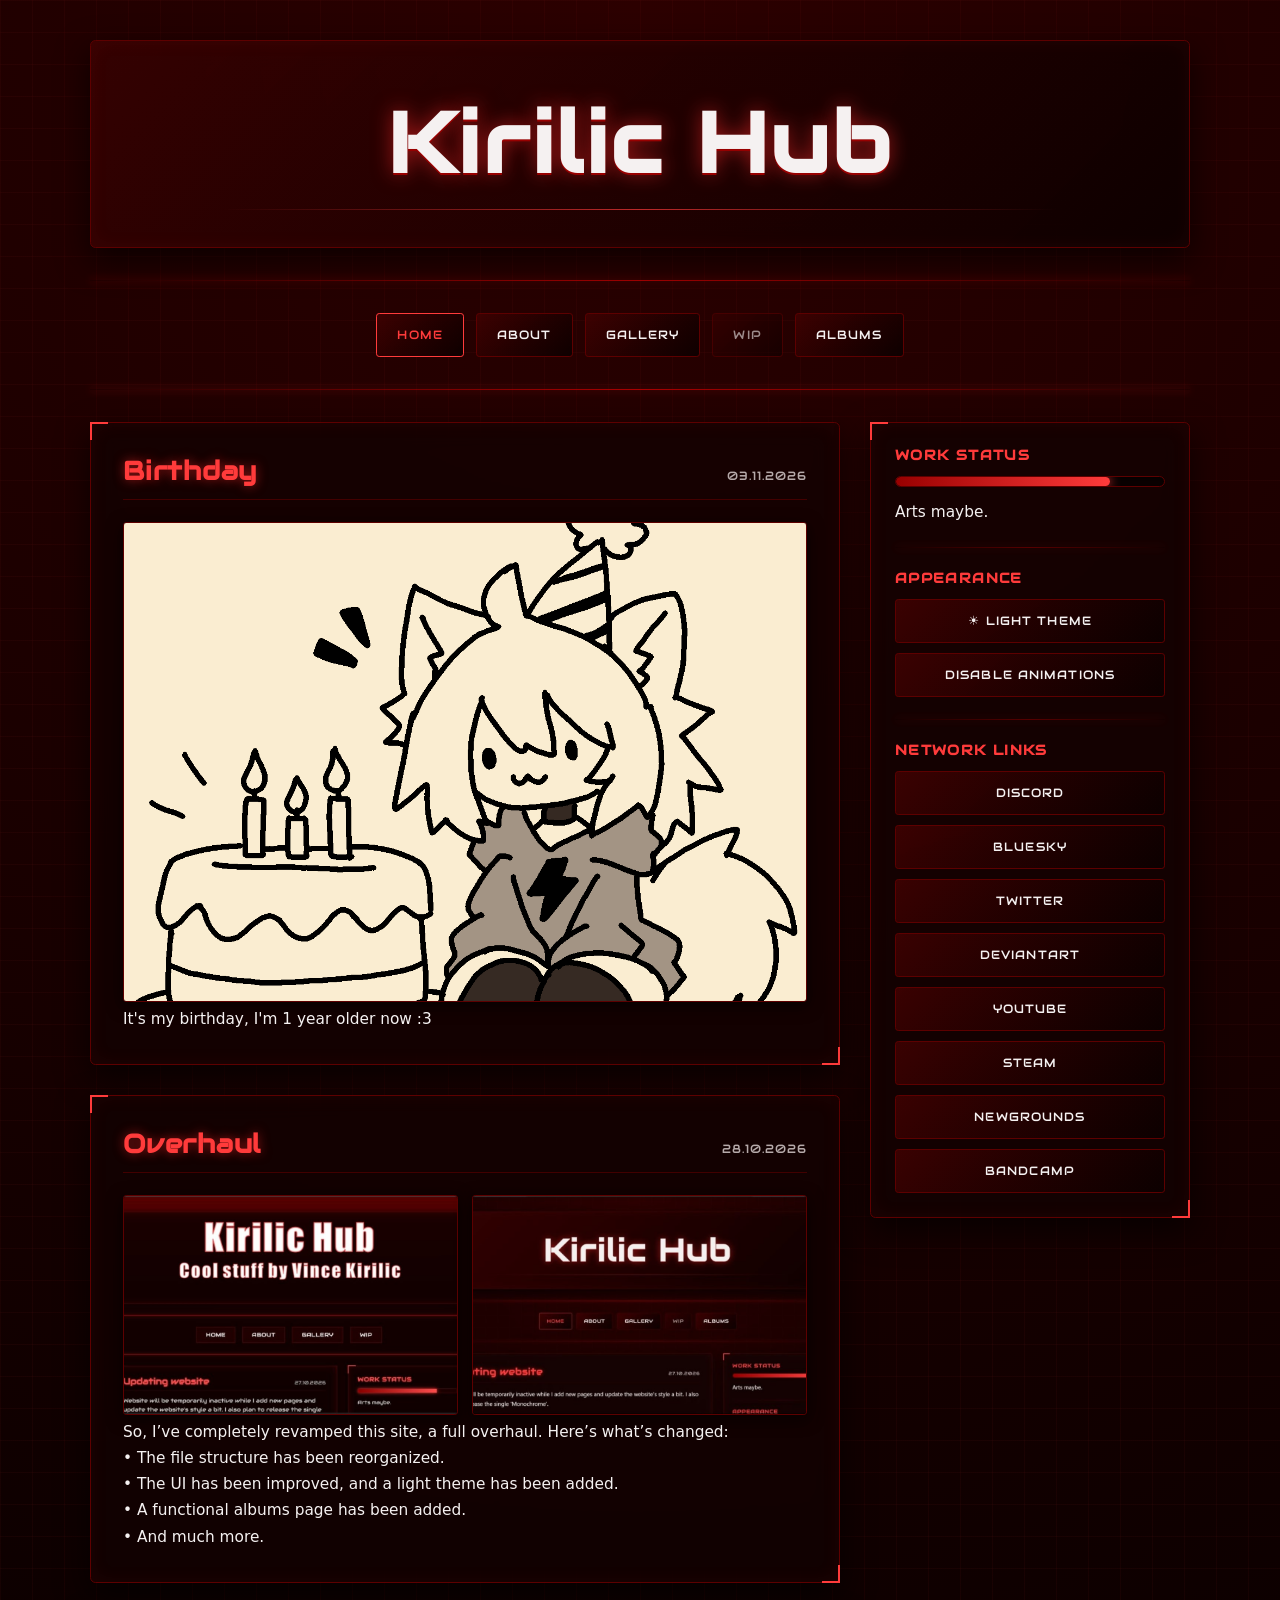
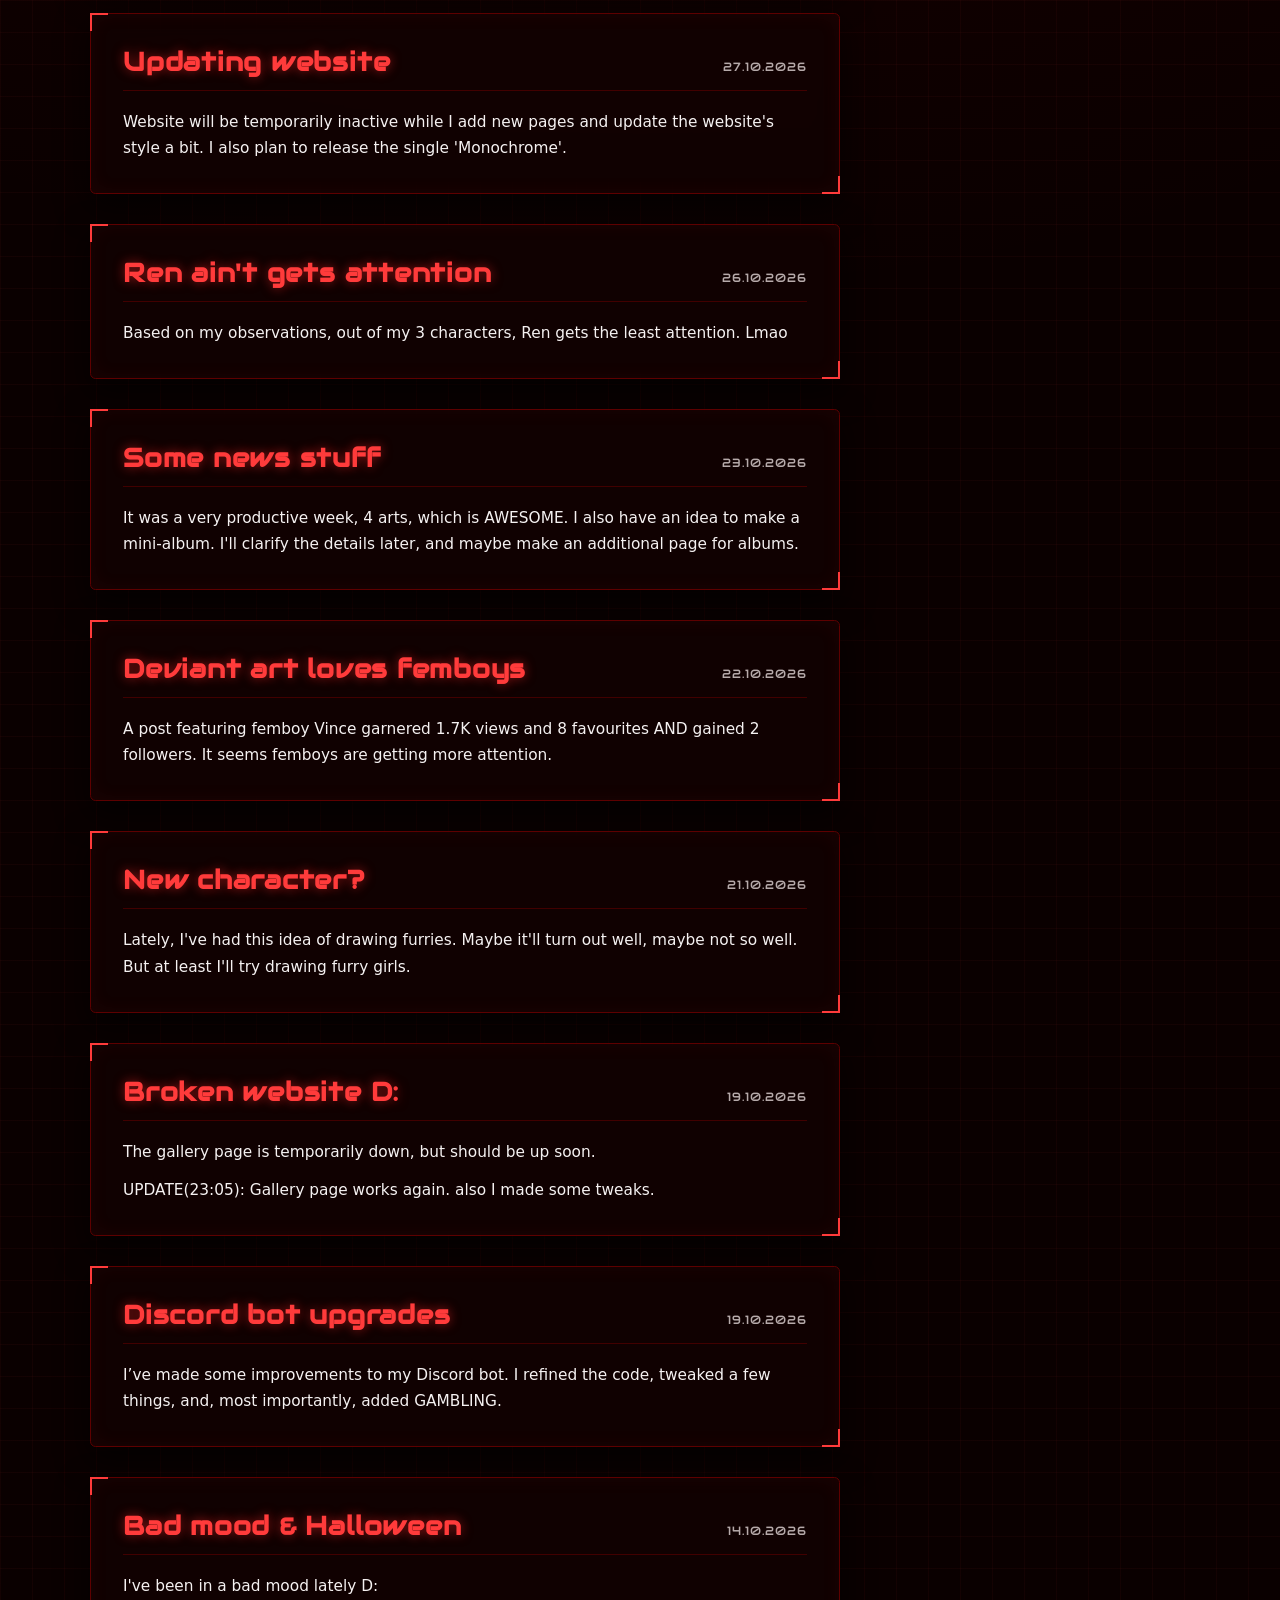
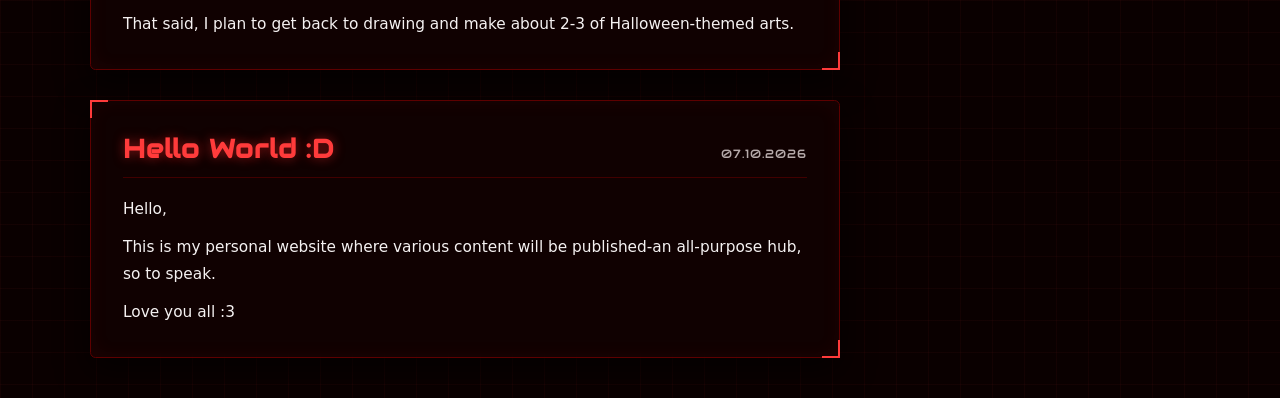
<file: index.html>
<!doctype html>
<html lang="en">
<head>
    <meta charset="utf-8">
    <meta name="viewport" content="width=device-width, initial-scale=1">
    <meta name="theme-color" content="#0a0000">
    <title>Kirilic Hub — Home</title>
    <link rel="icon" href="assets/favicon.png">
    <link rel="stylesheet" href="style.css">
    <script src="app.js" defer></script>
</head>
<body>
    <div class="wrapper">
        <header class="header-banner glass-box" aria-label="Kirilic Hub"><h1 class="site-logo">Kirilic Hub</h1></header>

        <hr class="divider">

        <nav class="nav-buttons" aria-label="Main navigation">
            <a class="cool-button" href="index.html" aria-current="page">Home</a>
            <a class="cool-button" href="about.html">About</a>
            <a class="cool-button" href="gallery.html">Gallery</a>
            <button class="cool-button" type="button" disabled title="Work in progress">WIP</button>
            <a class="cool-button" href="albums.html">Albums</a>
        </nav>

        <hr class="divider">

        <div class="main-layout">
            <main id="posts-container" class="posts-section" data-feed data-source="posts.json" data-label="posts" data-image-alt="Post attachment" aria-live="polite">
                <p class="empty-state">Loading posts…</p>
            </main>

            <aside class="sidebar glass-box tech-corners">
                <section class="sidebar-block" aria-labelledby="work-status">
                    <h2 id="work-status" class="sidebar-title">Work status</h2>
                    <div class="progress-wrapper" role="progressbar" aria-label="Work status" aria-valuemin="0" aria-valuemax="100" aria-valuenow="80">
                        <div class="progress-bar" style="--progress: 80%"></div>
                    </div>
                    <p class="status-text">Arts maybe.</p>
                </section>

                <hr class="divider sidebar-divider">

                <section class="sidebar-block" aria-labelledby="appearance-settings">
                    <h2 id="appearance-settings" class="sidebar-title">Appearance</h2>
                    <div class="sidebar-actions">
                        <button id="theme-toggle" class="theme-toggle" type="button" aria-pressed="false">☀ Light theme</button>
                        <button id="motion-toggle" class="theme-toggle" type="button" aria-pressed="false">Disable animations</button>
                    </div>
                </section>

                <hr class="divider sidebar-divider">

                <section class="sidebar-block" aria-labelledby="network-links">
                    <h2 id="network-links" class="sidebar-title">Network links</h2>
                    <div class="social-links">
                        <a class="cool-button social-btn" href="https://discord.gg/7M9jGAKZu" target="_blank" rel="noopener noreferrer">Discord</a>
                        <a class="cool-button social-btn" href="https://bsky.app/profile/vincekirilic.bsky.social" target="_blank" rel="noopener noreferrer">BlueSky</a>
                        <a class="cool-button social-btn" href="https://x.com/VinceKirilic" target="_blank" rel="noopener noreferrer">Twitter</a>
                        <a class="cool-button social-btn" href="https://www.deviantart.com/vincekirilic" target="_blank" rel="noopener noreferrer">DeviantArt</a>
                        <a class="cool-button social-btn" href="https://www.youtube.com/@VinceKirilic" target="_blank" rel="noopener noreferrer">YouTube</a>
                        <a class="cool-button social-btn" href="https://steamcommunity.com/id/VinceKirilic/" target="_blank" rel="noopener noreferrer">Steam</a>
                        <a class="cool-button social-btn" href="https://vincekirilic.newgrounds.com/" target="_blank" rel="noopener noreferrer">Newgrounds</a>
                        <a class="cool-button social-btn" href="https://vincekirilic.bandcamp.com/" target="_blank" rel="noopener noreferrer">BandCamp</a>
                    </div>
                </section>
            </aside>
        </div>
    </div>

    <div id="image-modal" class="image-modal" role="dialog" aria-modal="true" aria-label="Image preview" aria-hidden="true">
        <button class="modal-close" type="button" data-modal-close aria-label="Close image preview">×</button>
        <img class="modal-content" alt="">
    </div>
</body>
</html>
</file>
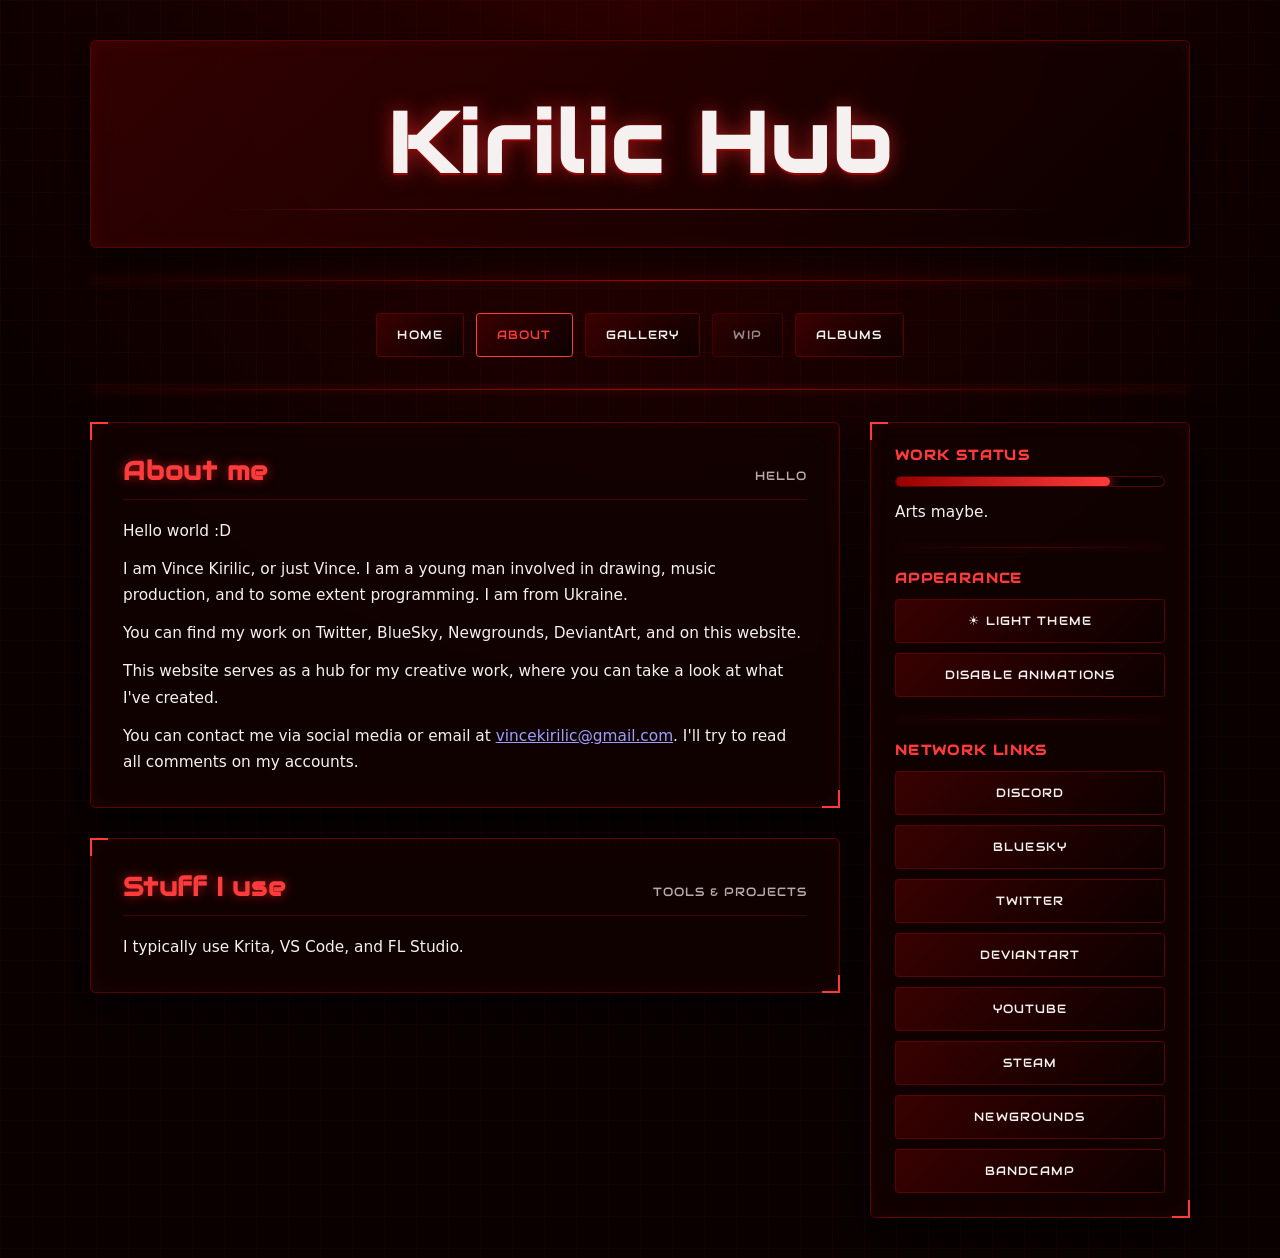
<file: about.html>
<!doctype html>
<html lang="en">
<head>
    <meta charset="utf-8">
    <meta name="viewport" content="width=device-width, initial-scale=1">
    <meta name="theme-color" content="#0a0000">
    <title>Kirilic Hub — About</title>
    <link rel="icon" href="assets/favicon.png">
    <link rel="stylesheet" href="style.css">
    <script src="app.js" defer></script>
</head>
<body>
    <div class="wrapper">
        <header class="header-banner glass-box" aria-label="Kirilic Hub"><h1 class="site-logo">Kirilic Hub</h1></header>
        <hr class="divider">
        <nav class="nav-buttons" aria-label="Main navigation">
            <a class="cool-button" href="index.html">Home</a>
            <a class="cool-button" href="about.html" aria-current="page">About</a>
            <a class="cool-button" href="gallery.html">Gallery</a>
            <button class="cool-button" type="button" disabled title="Work in progress">WIP</button>
            <a class="cool-button" href="albums.html">Albums</a>
        </nav>
        <hr class="divider">

        <div class="main-layout">
            <main class="posts-section">
                <article class="post glass-box tech-corners">
                    <header class="post-header"><h1 class="post-title">About me</h1><span class="post-date">Hello</span></header>
                    <div class="post-content">
                        <p>Hello world :D</p>
                        <p>I am Vince Kirilic, or just Vince. I am a young man involved in drawing, music production, and to some extent programming. I am from Ukraine.</p>
                        <p>You can find my work on Twitter, BlueSky, Newgrounds, DeviantArt, and on this website.</p>
                        <p>This website serves as a hub for my creative work, where you can take a look at what I've created.</p>
                        <p>You can contact me via social media or email at <a href="mailto:vincekirilic@gmail.com">vincekirilic@gmail.com</a>. I'll try to read all comments on my accounts.</p>
                    </div>
                </article>
                <article class="post glass-box tech-corners">
                    <header class="post-header"><h2 class="post-title">Stuff I use</h2><span class="post-date">Tools &amp; projects</span></header>
                    <div class="post-content"><p>I typically use Krita, VS Code, and FL Studio.</p></div>
                </article>
            </main>

            <aside class="sidebar glass-box tech-corners">
                <section class="sidebar-block" aria-labelledby="work-status"><h2 id="work-status" class="sidebar-title">Work status</h2><div class="progress-wrapper" role="progressbar" aria-label="Work status" aria-valuemin="0" aria-valuemax="100" aria-valuenow="0"><div class="progress-bar" style="--progress: 80%"></div></div><p class="status-text">Arts maybe.</p></section>
                <hr class="divider sidebar-divider">
                <section class="sidebar-block" aria-labelledby="appearance-settings"><h2 id="appearance-settings" class="sidebar-title">Appearance</h2><div class="sidebar-actions"><button id="theme-toggle" class="theme-toggle" type="button" aria-pressed="false">☀ Light theme</button><button id="motion-toggle" class="theme-toggle" type="button" aria-pressed="false">Disable animations</button></div></section>
                <hr class="divider sidebar-divider">
                <section class="sidebar-block" aria-labelledby="network-links"><h2 id="network-links" class="sidebar-title">Network links</h2><div class="social-links">
                    <a class="cool-button social-btn" href="https://discord.gg/7M9jGAKZu" target="_blank" rel="noopener noreferrer">Discord</a>
                    <a class="cool-button social-btn" href="https://bsky.app/profile/vincekirilic.bsky.social" target="_blank" rel="noopener noreferrer">BlueSky</a>
                    <a class="cool-button social-btn" href="https://x.com/VinceKirilic" target="_blank" rel="noopener noreferrer">Twitter</a>
                    <a class="cool-button social-btn" href="https://www.deviantart.com/vincekirilic" target="_blank" rel="noopener noreferrer">DeviantArt</a>
                    <a class="cool-button social-btn" href="https://www.youtube.com/@VinceKirilic" target="_blank" rel="noopener noreferrer">YouTube</a>
                    <a class="cool-button social-btn" href="https://steamcommunity.com/id/VinceKirilic/" target="_blank" rel="noopener noreferrer">Steam</a>
                    <a class="cool-button social-btn" href="https://vincekirilic.newgrounds.com/" target="_blank" rel="noopener noreferrer">Newgrounds</a>
                    <a class="cool-button social-btn" href="https://vincekirilic.bandcamp.com/" target="_blank" rel="noopener noreferrer">BandCamp</a>
                </div></section>
            </aside>
        </div>
    </div>
</body>
</html>
</file>
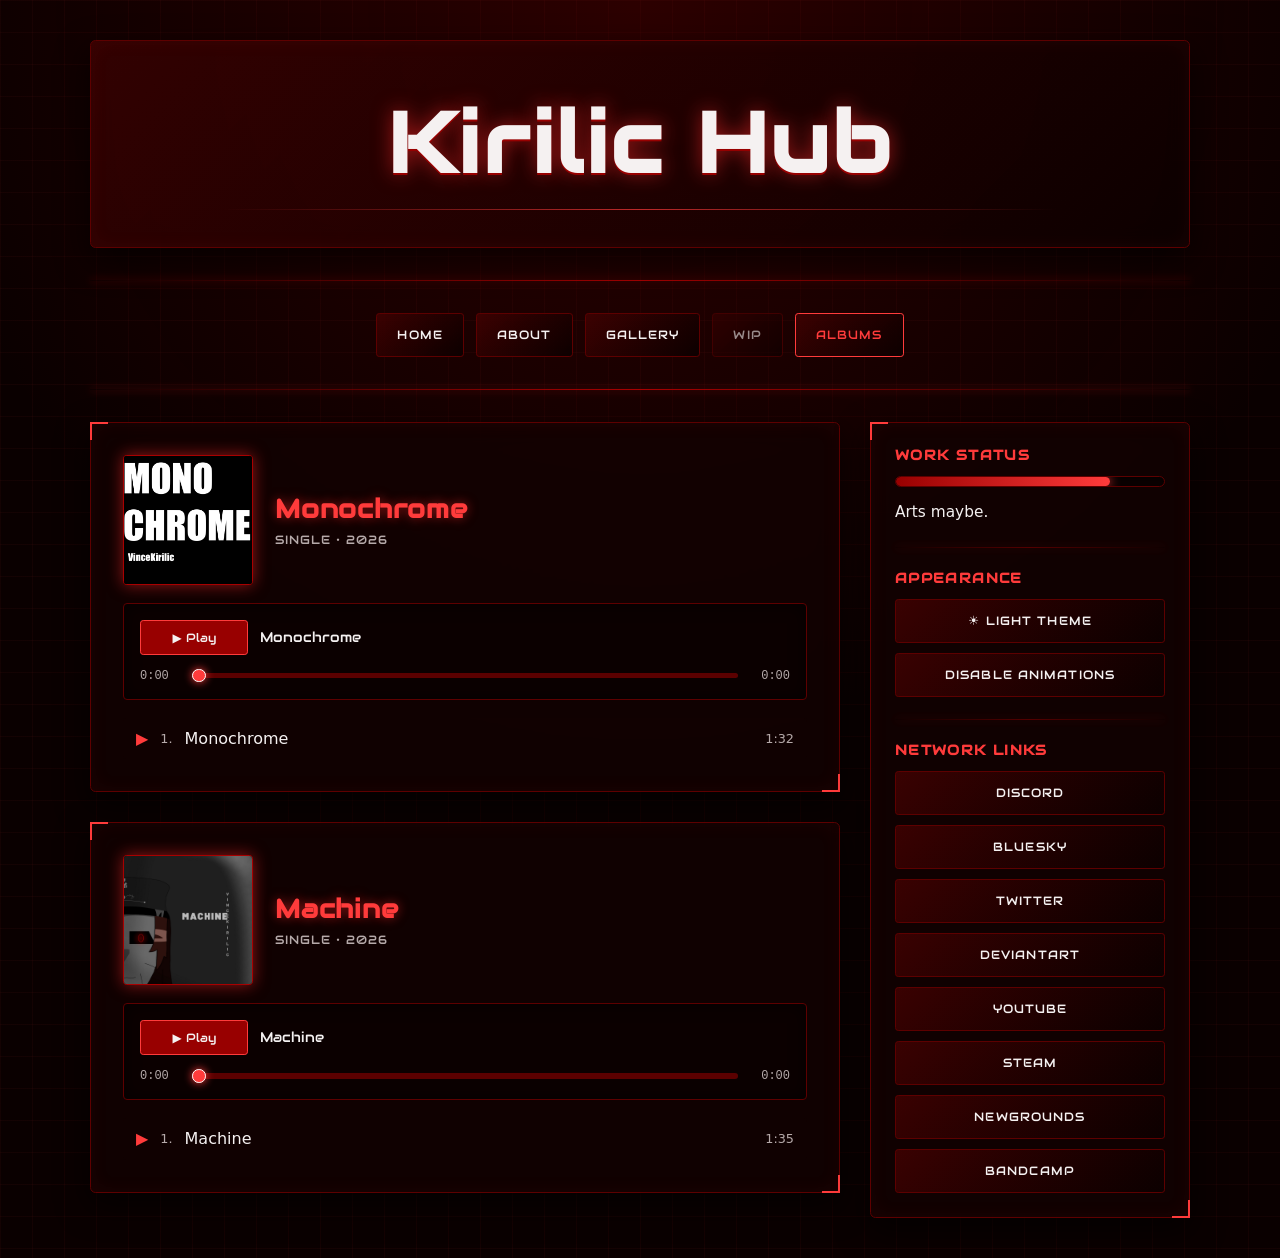
<file: albums.html>
<!doctype html>
<html lang="en">
<head>
    <meta charset="utf-8">
    <meta name="viewport" content="width=device-width, initial-scale=1">
    <meta name="theme-color" content="#0a0000">
    <title>Kirilic Hub — Albums</title>
    <link rel="icon" href="assets/favicon.png">
    <link rel="stylesheet" href="style.css">
    <script src="app.js" defer></script>
</head>
<body>
    <div class="wrapper">
        <header class="header-banner glass-box" aria-label="Kirilic Hub"><h1 class="site-logo">Kirilic Hub</h1></header>
        <hr class="divider">
        <nav class="nav-buttons" aria-label="Main navigation">
            <a class="cool-button" href="index.html">Home</a>
            <a class="cool-button" href="about.html">About</a>
            <a class="cool-button" href="gallery.html">Gallery</a>
            <button class="cool-button" type="button" disabled title="Work in progress">WIP</button>
            <a class="cool-button" href="albums.html" aria-current="page">Albums</a>
        </nav>
        <hr class="divider">
        <div class="main-layout">
            <main id="albums-container" class="posts-section" data-albums data-source="albums.json" aria-live="polite"><p class="empty-state">Loading discography…</p></main>
            <aside class="sidebar glass-box tech-corners">
                <section class="sidebar-block" aria-labelledby="work-status"><h2 id="work-status" class="sidebar-title">Work status</h2><div class="progress-wrapper" role="progressbar" aria-label="Work status" aria-valuemin="0" aria-valuemax="100" aria-valuenow="80"><div class="progress-bar" style="--progress: 80%"></div></div><p class="status-text">Arts maybe.</p></section>
                <hr class="divider sidebar-divider">
                <section class="sidebar-block" aria-labelledby="appearance-settings"><h2 id="appearance-settings" class="sidebar-title">Appearance</h2><div class="sidebar-actions"><button id="theme-toggle" class="theme-toggle" type="button" aria-pressed="false">☀ Light theme</button><button id="motion-toggle" class="theme-toggle" type="button" aria-pressed="false">Disable animations</button></div></section>
                <hr class="divider sidebar-divider">
                <section class="sidebar-block" aria-labelledby="network-links"><h2 id="network-links" class="sidebar-title">Network links</h2><div class="social-links">
                    <a class="cool-button social-btn" href="https://discord.gg/7M9jGAKZu" target="_blank" rel="noopener noreferrer">Discord</a>
                    <a class="cool-button social-btn" href="https://bsky.app/profile/vincekirilic.bsky.social" target="_blank" rel="noopener noreferrer">BlueSky</a>
                    <a class="cool-button social-btn" href="https://x.com/VinceKirilic" target="_blank" rel="noopener noreferrer">Twitter</a>
                    <a class="cool-button social-btn" href="https://www.deviantart.com/vincekirilic" target="_blank" rel="noopener noreferrer">DeviantArt</a>
                    <a class="cool-button social-btn" href="https://www.youtube.com/@VinceKirilic" target="_blank" rel="noopener noreferrer">YouTube</a>
                    <a class="cool-button social-btn" href="https://steamcommunity.com/id/VinceKirilic/" target="_blank" rel="noopener noreferrer">Steam</a>
                    <a class="cool-button social-btn" href="https://vincekirilic.newgrounds.com/" target="_blank" rel="noopener noreferrer">Newgrounds</a>
                    <a class="cool-button social-btn" href="https://vincekirilic.bandcamp.com/" target="_blank" rel="noopener noreferrer">BandCamp</a>
                </div></section>
            </aside>
        </div>
    </div>
</body>
</html>
</file>
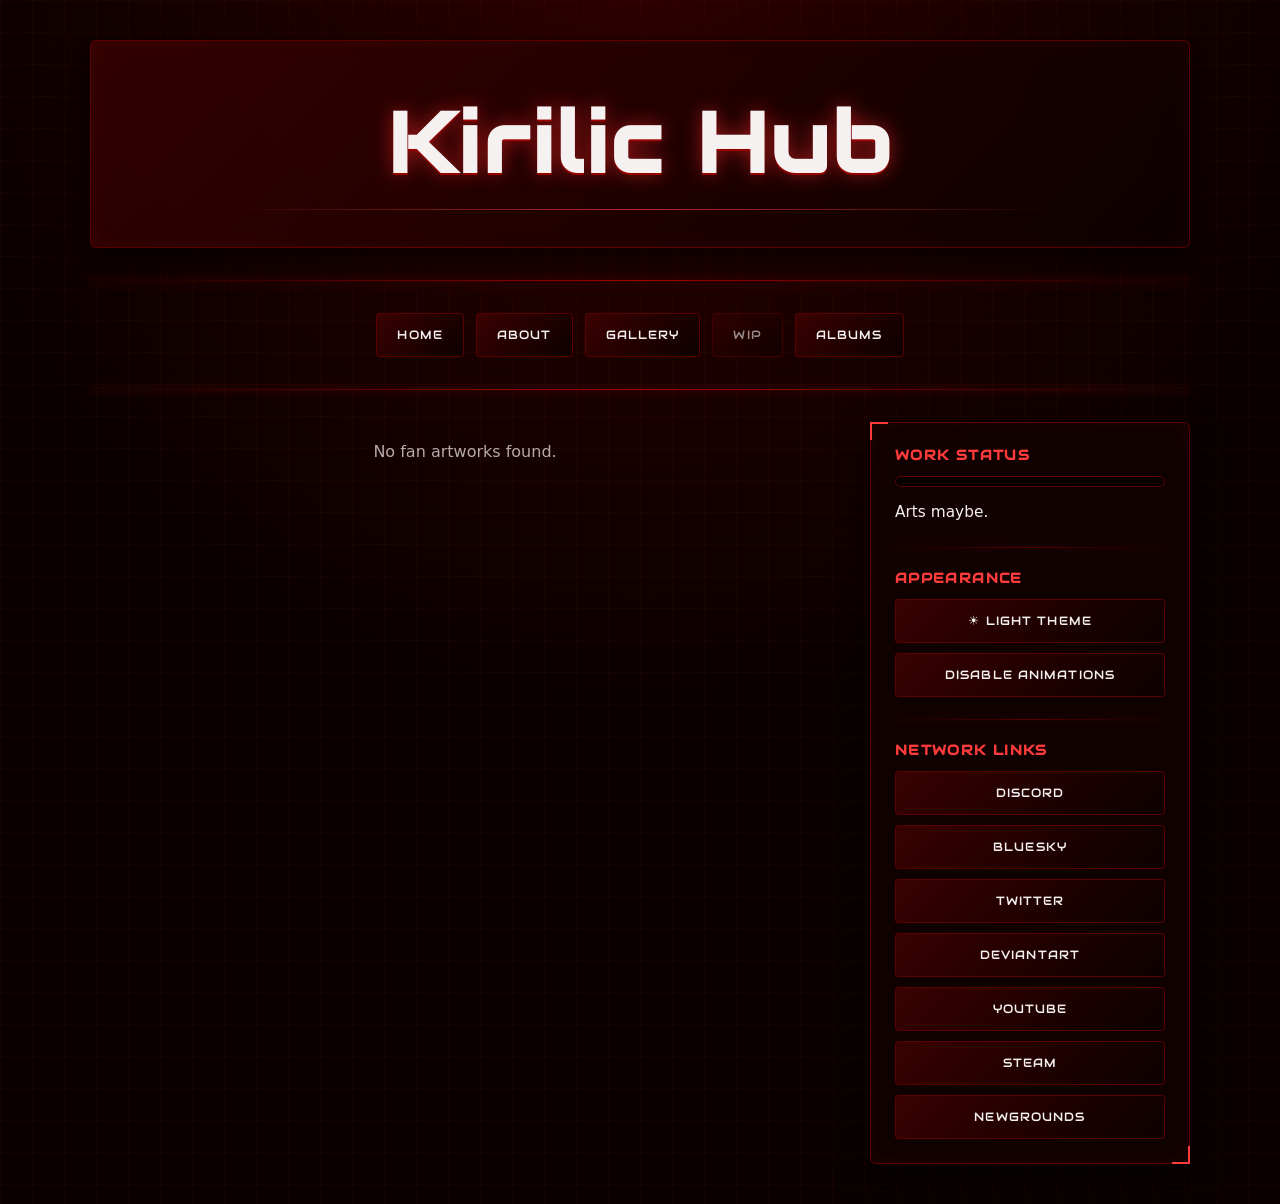
<file: fanart.html>
<!doctype html>
<html lang="en">
<head>
    <meta charset="utf-8">
    <meta name="viewport" content="width=device-width, initial-scale=1">
    <meta name="theme-color" content="#0a0000">
    <title>Kirilic Hub — Fan Art</title>
    <link rel="icon" href="assets/favicon.png">
    <link rel="stylesheet" href="style.css">
    <script src="app.js" defer></script>
</head>
<body>
    <div class="wrapper">
        <header class="header-banner glass-box" aria-label="Kirilic Hub"><h1 class="site-logo">Kirilic Hub</h1></header>
        <hr class="divider">
        <nav class="nav-buttons" aria-label="Main navigation">
            <a class="cool-button" href="index.html">Home</a>
            <a class="cool-button" href="about.html">About</a>
            <a class="cool-button" href="gallery.html">Gallery</a>
            <button class="cool-button" type="button" disabled title="Work in progress">WIP</button>
            <a class="cool-button" href="albums.html">Albums</a>
        </nav>
        <hr class="divider">
        <div class="main-layout">
            <main id="fanart-container" class="posts-section" data-feed data-source="fanart.json" data-label="fan artworks" data-image-alt="Fan art" aria-live="polite"><p class="empty-state">Loading fan art…</p></main>
            <aside class="sidebar glass-box tech-corners">
                <section class="sidebar-block" aria-labelledby="work-status"><h2 id="work-status" class="sidebar-title">Work status</h2><div class="progress-wrapper" role="progressbar" aria-label="Work status" aria-valuemin="0" aria-valuemax="100" aria-valuenow="0"><div class="progress-bar" style="--progress: 0%"></div></div><p class="status-text">Arts maybe.</p></section>
                <hr class="divider sidebar-divider">
                <section class="sidebar-block" aria-labelledby="appearance-settings"><h2 id="appearance-settings" class="sidebar-title">Appearance</h2><div class="sidebar-actions"><button id="theme-toggle" class="theme-toggle" type="button" aria-pressed="false">☀ Light theme</button><button id="motion-toggle" class="theme-toggle" type="button" aria-pressed="false">Disable animations</button></div></section>
                <hr class="divider sidebar-divider">
                <section class="sidebar-block" aria-labelledby="network-links"><h2 id="network-links" class="sidebar-title">Network links</h2><div class="social-links">
                    <a class="cool-button social-btn" href="https://discord.gg/7M9jGAKZu" target="_blank" rel="noopener noreferrer">Discord</a>
                    <a class="cool-button social-btn" href="https://bsky.app/profile/vincekirilic.bsky.social" target="_blank" rel="noopener noreferrer">BlueSky</a>
                    <a class="cool-button social-btn" href="https://x.com/VinceKirilic" target="_blank" rel="noopener noreferrer">Twitter</a>
                    <a class="cool-button social-btn" href="https://www.deviantart.com/vincekirilic" target="_blank" rel="noopener noreferrer">DeviantArt</a>
                    <a class="cool-button social-btn" href="https://www.youtube.com/@VinceKirilic" target="_blank" rel="noopener noreferrer">YouTube</a>
                    <a class="cool-button social-btn" href="https://steamcommunity.com/id/VinceKirilic/" target="_blank" rel="noopener noreferrer">Steam</a>
                    <a class="cool-button social-btn" href="https://vincekirilic.newgrounds.com/" target="_blank" rel="noopener noreferrer">Newgrounds</a>
                </div></section>
            </aside>
        </div>
    </div>
    <div id="image-modal" class="image-modal" role="dialog" aria-modal="true" aria-label="Image preview" aria-hidden="true"><button class="modal-close" type="button" data-modal-close aria-label="Close image preview">×</button><img class="modal-content" alt=""></div>
</body>
</html>
</file>
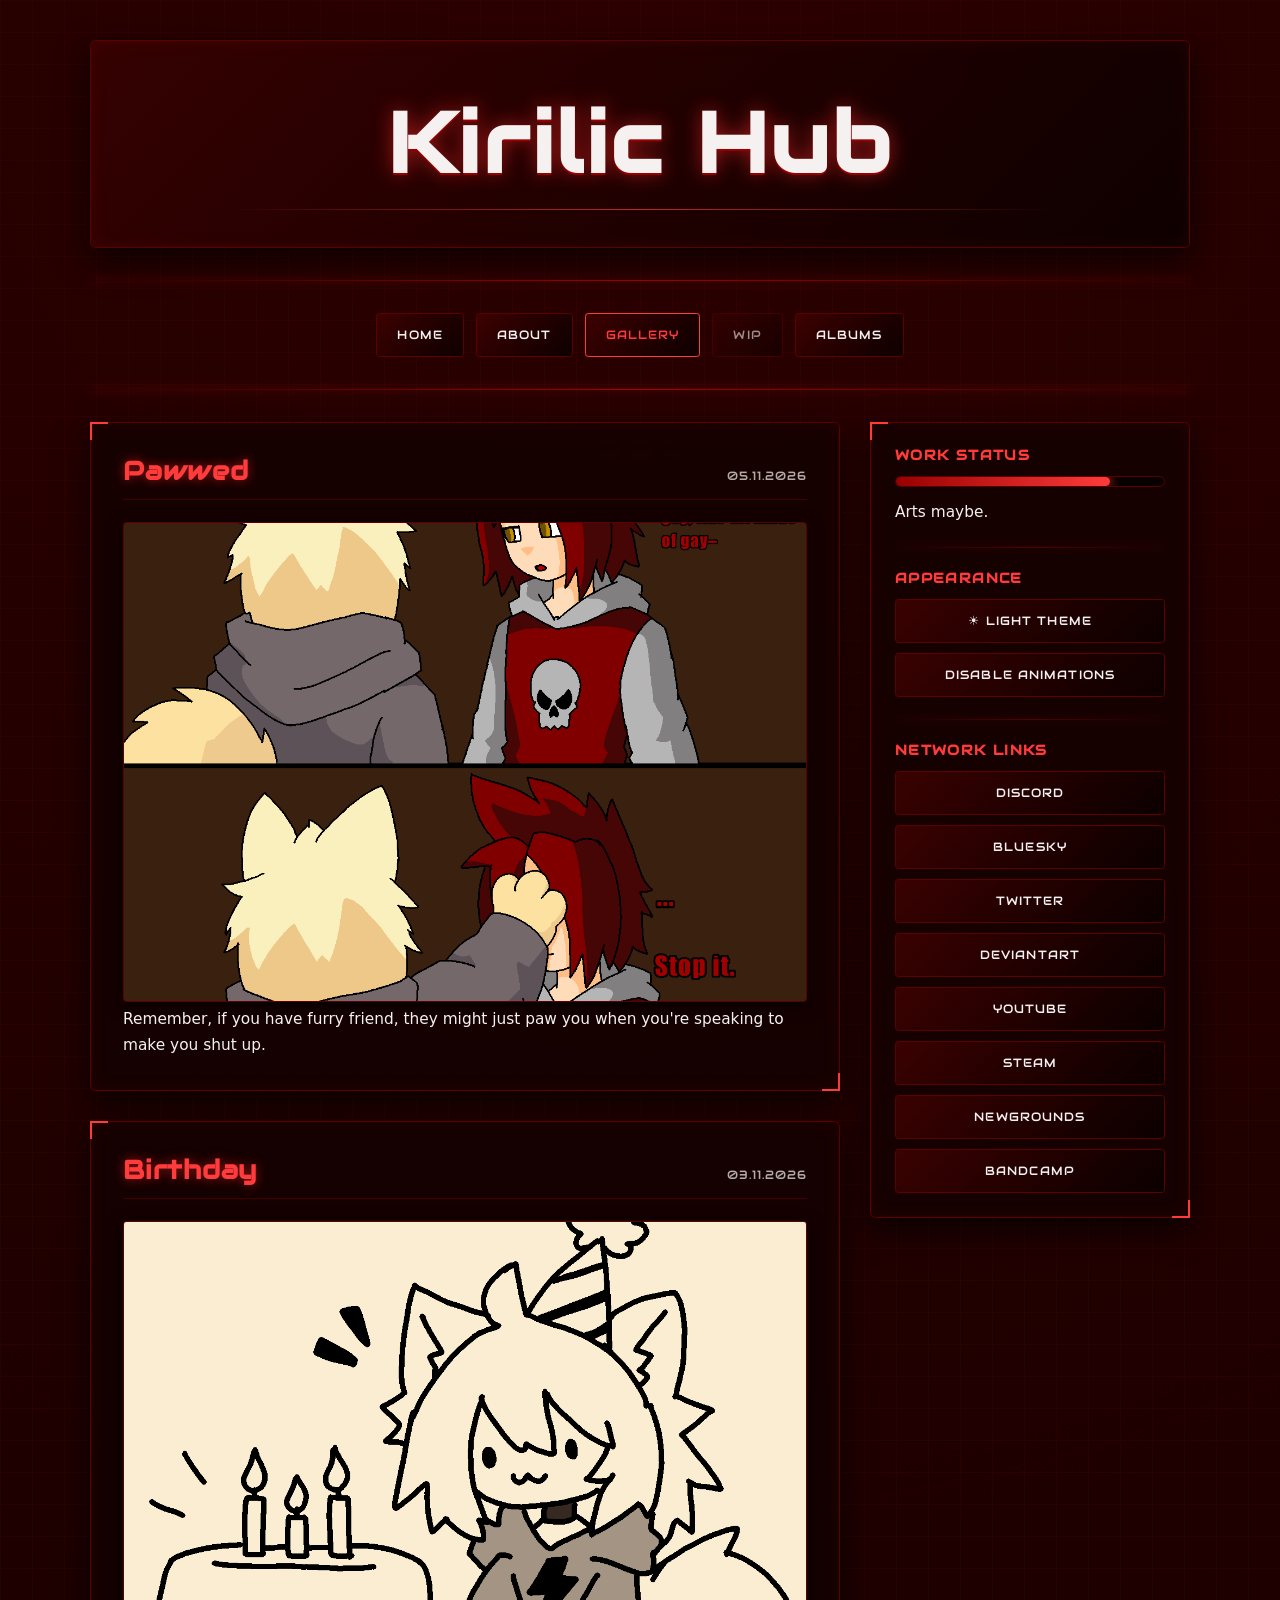
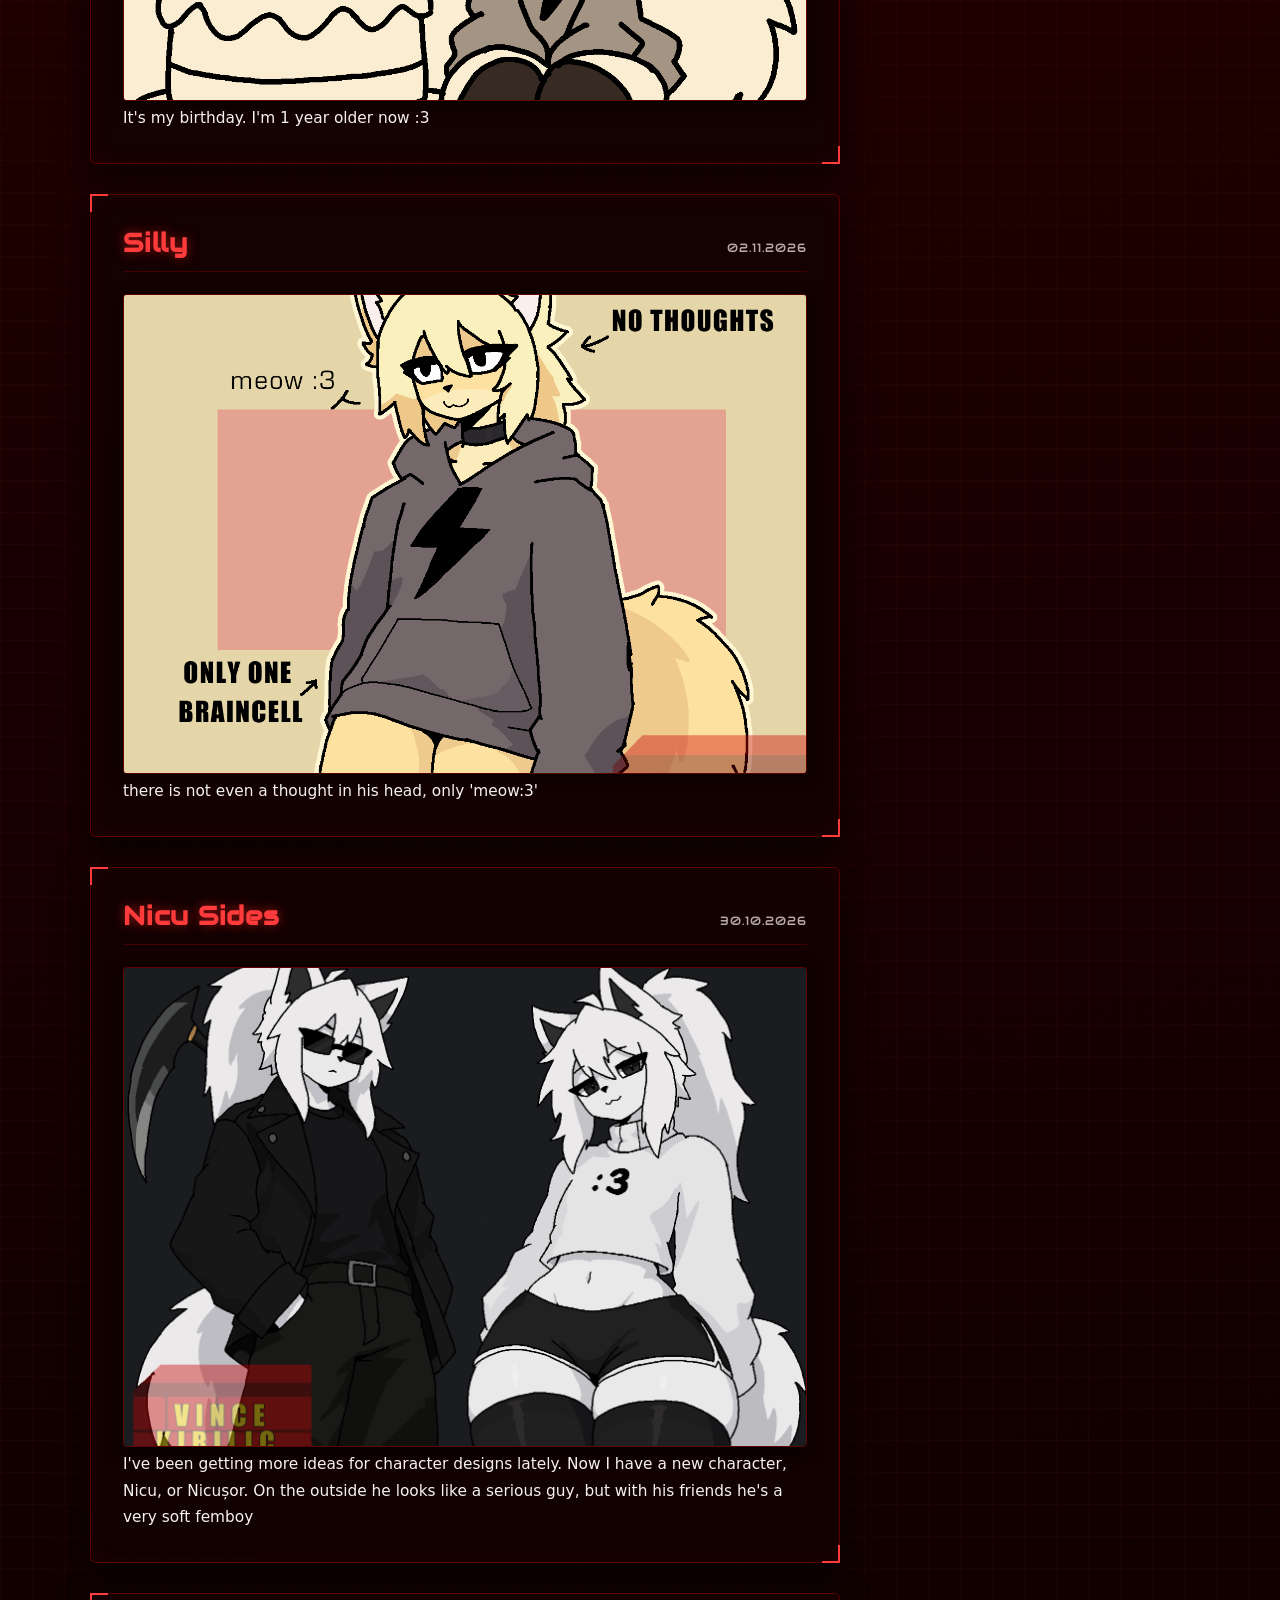
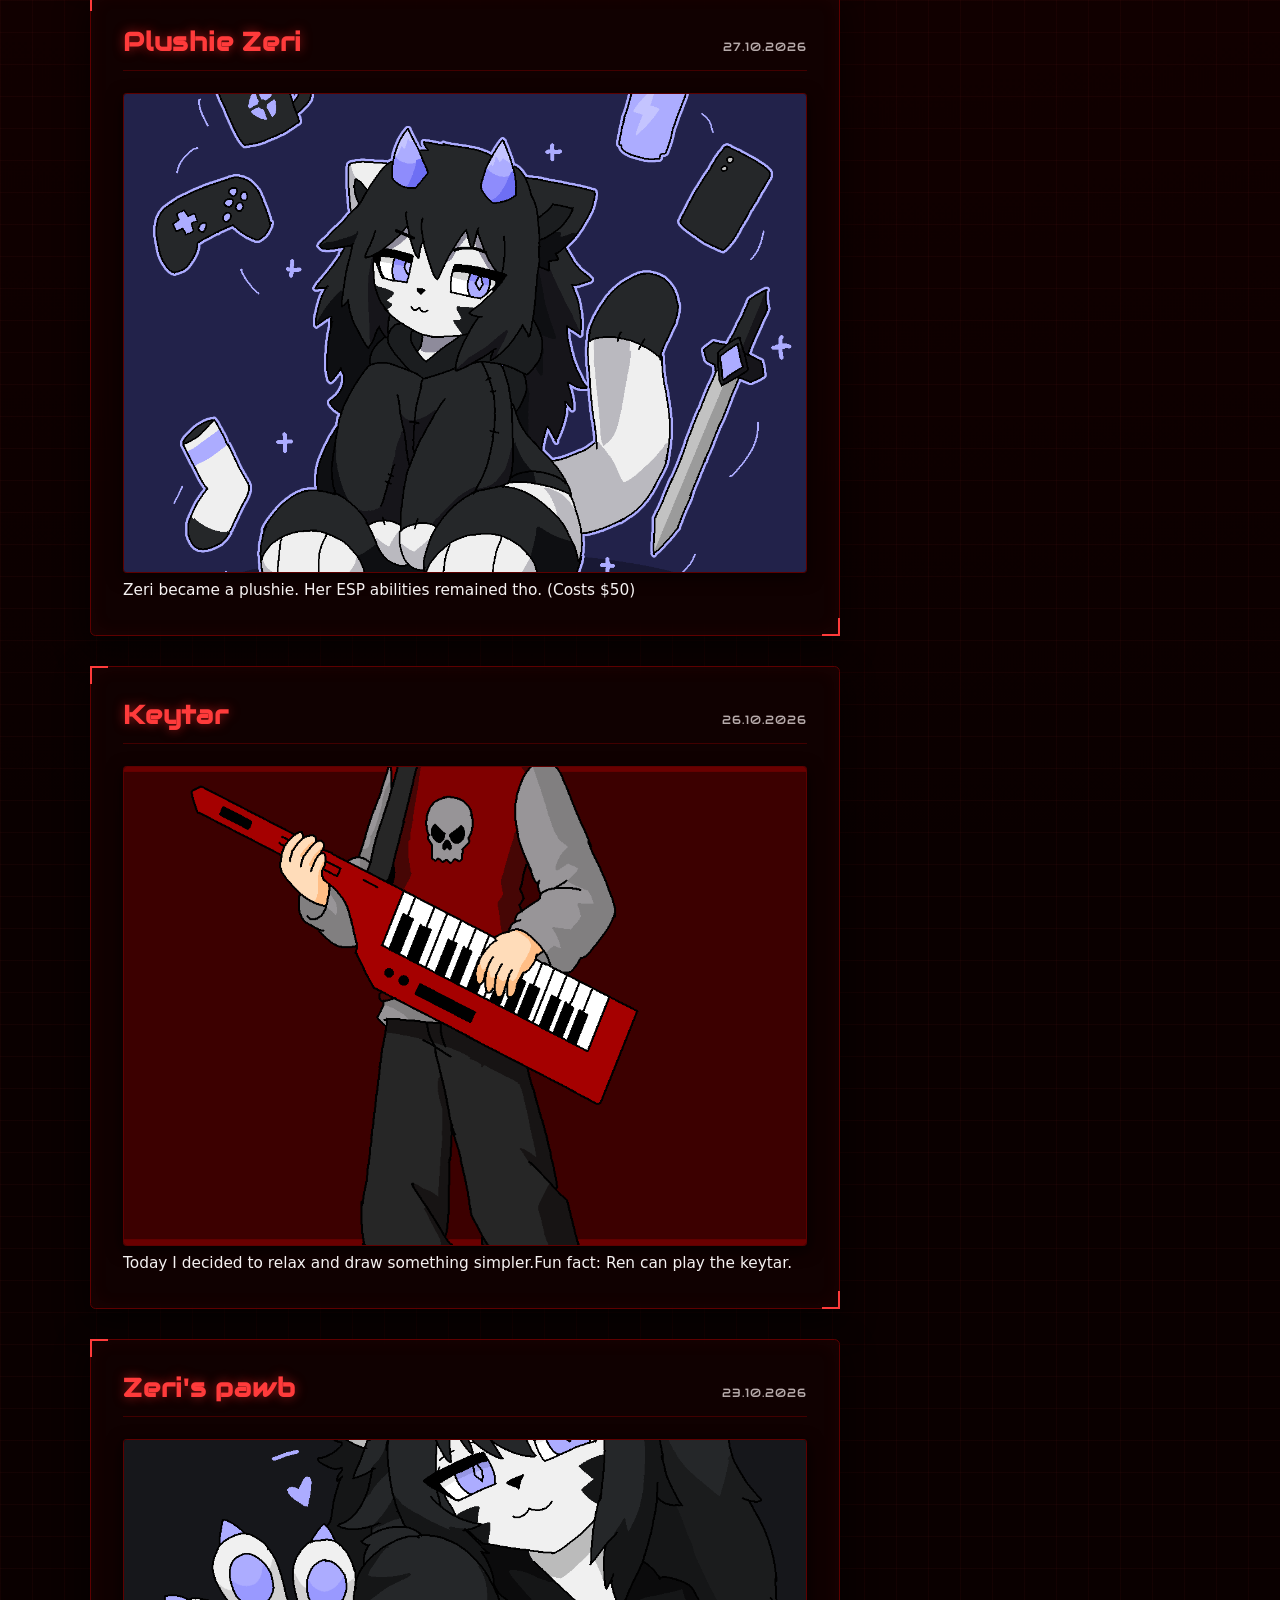
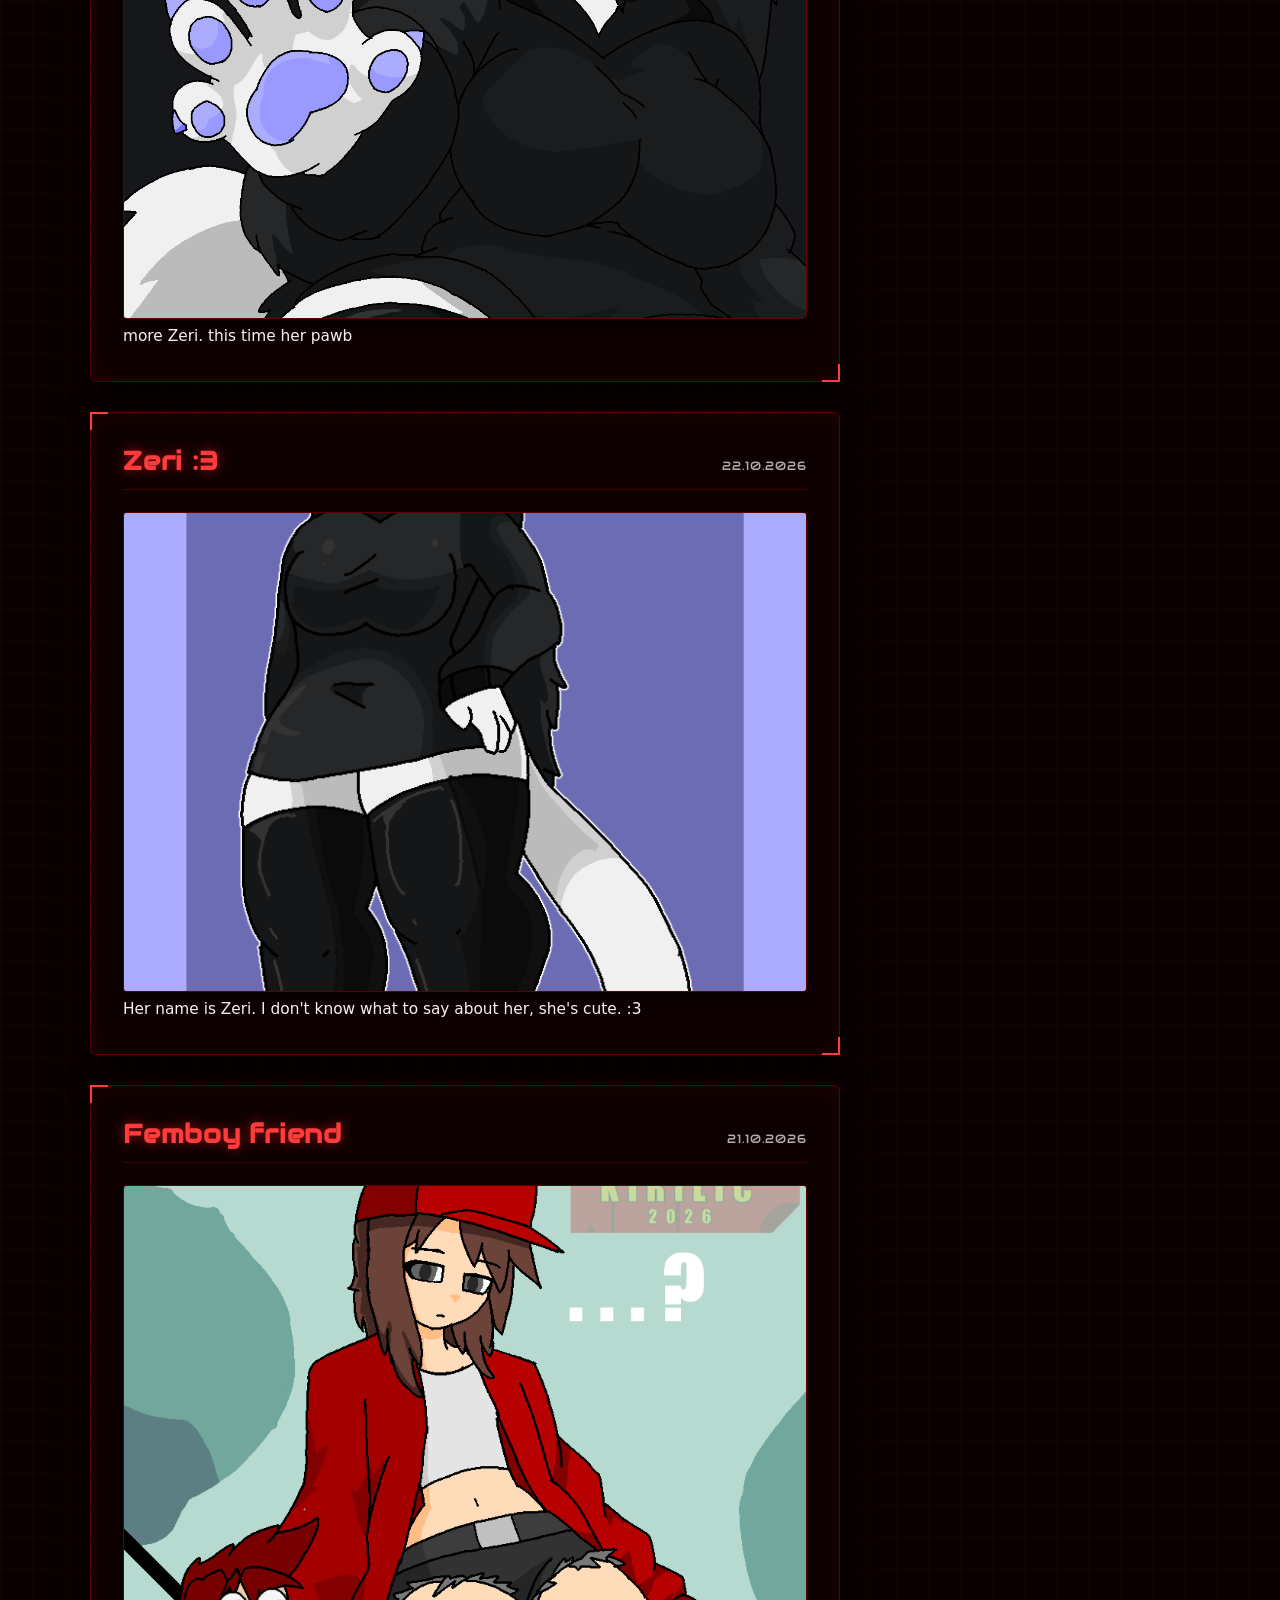
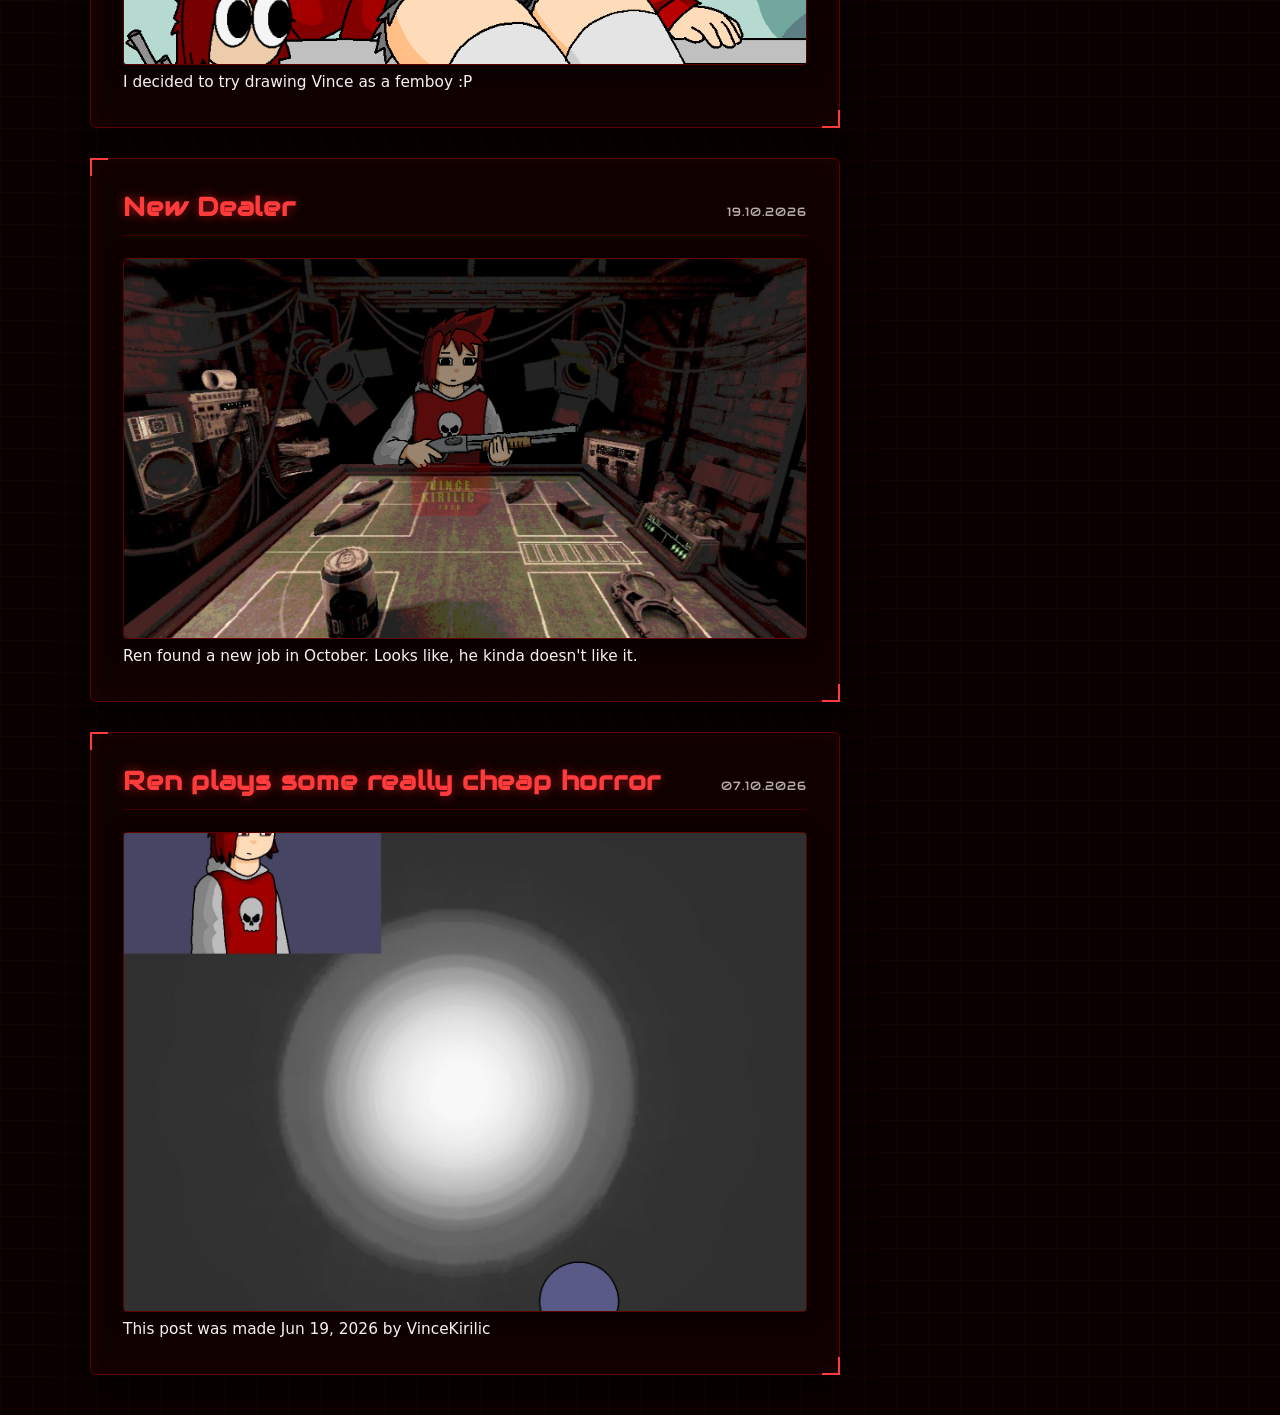
<file: gallery.html>
<!doctype html>
<html lang="en">
<head>
    <meta charset="utf-8">
    <meta name="viewport" content="width=device-width, initial-scale=1">
    <meta name="theme-color" content="#0a0000">
    <title>Kirilic Hub — Gallery</title>
    <link rel="icon" href="assets/favicon.png">
    <link rel="stylesheet" href="style.css">
    <script src="app.js" defer></script>
</head>
<body>
    <div class="wrapper">
        <header class="header-banner glass-box" aria-label="Kirilic Hub"><h1 class="site-logo">Kirilic Hub</h1></header>
        <hr class="divider">
        <nav class="nav-buttons" aria-label="Main navigation">
            <a class="cool-button" href="index.html">Home</a>
            <a class="cool-button" href="about.html">About</a>
            <a class="cool-button" href="gallery.html" aria-current="page">Gallery</a>
            <button class="cool-button" type="button" disabled title="Work in progress">WIP</button>
            <a class="cool-button" href="albums.html">Albums</a>
        </nav>
        <hr class="divider">
        <div class="main-layout">
            <main id="gallery-container" class="posts-section" data-feed data-source="gallery.json" data-label="gallery artworks" data-image-alt="Gallery art" aria-live="polite"><p class="empty-state">Loading gallery…</p></main>
            <aside class="sidebar glass-box tech-corners">
                <section class="sidebar-block" aria-labelledby="work-status"><h2 id="work-status" class="sidebar-title">Work status</h2><div class="progress-wrapper" role="progressbar" aria-label="Work status" aria-valuemin="0" aria-valuemax="100" aria-valuenow="80"><div class="progress-bar" style="--progress: 80%"></div></div><p class="status-text">Arts maybe.</p></section>
                <hr class="divider sidebar-divider">
                <section class="sidebar-block" aria-labelledby="appearance-settings"><h2 id="appearance-settings" class="sidebar-title">Appearance</h2><div class="sidebar-actions"><button id="theme-toggle" class="theme-toggle" type="button" aria-pressed="false">☀ Light theme</button><button id="motion-toggle" class="theme-toggle" type="button" aria-pressed="false">Disable animations</button></div></section>
                <hr class="divider sidebar-divider">
                <section class="sidebar-block" aria-labelledby="network-links"><h2 id="network-links" class="sidebar-title">Network links</h2><div class="social-links">
                    <a class="cool-button social-btn" href="https://discord.gg/7M9jGAKZu" target="_blank" rel="noopener noreferrer">Discord</a>
                    <a class="cool-button social-btn" href="https://bsky.app/profile/vincekirilic.bsky.social" target="_blank" rel="noopener noreferrer">BlueSky</a>
                    <a class="cool-button social-btn" href="https://x.com/VinceKirilic" target="_blank" rel="noopener noreferrer">Twitter</a>
                    <a class="cool-button social-btn" href="https://www.deviantart.com/vincekirilic" target="_blank" rel="noopener noreferrer">DeviantArt</a>
                    <a class="cool-button social-btn" href="https://www.youtube.com/@VinceKirilic" target="_blank" rel="noopener noreferrer">YouTube</a>
                    <a class="cool-button social-btn" href="https://steamcommunity.com/id/VinceKirilic/" target="_blank" rel="noopener noreferrer">Steam</a>
                    <a class="cool-button social-btn" href="https://vincekirilic.newgrounds.com/" target="_blank" rel="noopener noreferrer">Newgrounds</a>
                    <a class="cool-button social-btn" href="https://vincekirilic.bandcamp.com/" target="_blank" rel="noopener noreferrer">BandCamp</a>
                </div></section>
            </aside>
        </div>
    </div>
    <div id="image-modal" class="image-modal" role="dialog" aria-modal="true" aria-label="Image preview" aria-hidden="true"><button class="modal-close" type="button" data-modal-close aria-label="Close image preview">×</button><img class="modal-content" alt=""></div>
</body>
</html>
</file>
<file: style.css>
@font-face {
    font-family: "Audiowide";
    src: url("Audiowide.ttf") format("truetype");
    font-display: swap;
}

:root {
    color-scheme: dark;
    --bg: #0a0000;
    --surface: rgba(18, 2, 2, 0.78);
    --surface-strong: rgba(12, 0, 0, 0.9);
    --surface-hover: rgba(46, 5, 5, 0.9);
    --accent: #ff3b3b;
    --accent-deep: #980000;
    --accent-glow: rgba(255, 42, 42, 0.55);
    --border: #5d0000;
    --border-strong: #a80000;
    --text: #f5f1f1;
    --text-muted: #b6aaaa;
    --cyan: #00dce8;
    --danger: #ff6464;
    --shadow: rgba(0, 0, 0, 0.68);
    --font-display: "Audiowide", system-ui, sans-serif;
    --font-text: Inter, ui-sans-serif, system-ui, -apple-system, BlinkMacSystemFont, "Segoe UI", sans-serif;
}

:root[data-theme="light"] {
    color-scheme: light;
    --bg: #f7f2f0;
    --surface: rgba(255, 252, 251, 0.84);
    --surface-strong: rgba(255, 250, 249, 0.96);
    --surface-hover: #fff5f3;
    --accent: #ef756c;
    --accent-deep: #bd433b;
    --accent-glow: rgba(230, 85, 75, 0.28);
    --border: #e7b9b4;
    --border-strong: #d9645b;
    --text: #241313;
    --text-muted: #745d5b;
    --cyan: #007c8b;
    --danger: #b42318;
    --shadow: rgba(68, 20, 16, 0.14);
}

* { box-sizing: border-box; }
html { min-height: 100%; background: var(--bg); transition: background-color .45s ease, color .45s ease; }

body {
    min-width: 320px;
    min-height: 100vh;
    margin: 0;
    overflow-x: hidden;
    color: var(--text);
    font-family: var(--font-display);
    background:
        radial-gradient(circle at 50% 0%, color-mix(in srgb, var(--accent-deep) 24%, transparent), transparent 52%),
        linear-gradient(color-mix(in srgb, var(--accent) 4%, transparent) 1px, transparent 1px),
        linear-gradient(90deg, color-mix(in srgb, var(--accent) 4%, transparent) 1px, transparent 1px),
        var(--bg);
    background-size: auto, 32px 32px, 32px 32px, auto;
    -webkit-text-size-adjust: 100%;
    transition: background-color .45s ease, color .45s ease;
}

body::before {
    position: fixed;
    z-index: -1;
    top: -30%; left: -20%; width: 140%; height: 78%;
    content: ""; pointer-events: none; opacity: .72;
    background: radial-gradient(ellipse at center, color-mix(in srgb, var(--accent-deep) 34%, transparent), transparent 68%);
    filter: blur(48px);
    animation: aura-pulse 12s ease-in-out infinite alternate;
}

img { max-width: 100%; }
button, input { font: inherit; }
button { color: inherit; }
:focus-visible { outline: 3px solid color-mix(in srgb, var(--accent) 65%, white); outline-offset: 3px; }
::-webkit-scrollbar { width: 9px; }
::-webkit-scrollbar-track { background: var(--bg); }
::-webkit-scrollbar-thumb { background: var(--border-strong); border: 2px solid var(--bg); border-radius: 99px; }

.wrapper { display: flex; flex: 1; flex-direction: column; gap: 2rem; width: min(100% - 2.5rem, 1100px); margin: 0 auto; padding: 2.5rem 0; }
.glass-box { position: relative; border: 1px solid var(--border); border-radius: .35rem; background: var(--surface); box-shadow: inset 0 0 1.25rem color-mix(in srgb, var(--accent) 6%, transparent), 0 .75rem 2rem var(--shadow); backdrop-filter: blur(12px); -webkit-backdrop-filter: blur(12px); transition: background .45s ease, border-color .45s ease, box-shadow .45s ease, transform .25s ease; }
.glass-box:hover { border-color: var(--border-strong); box-shadow: inset 0 0 1.5rem color-mix(in srgb, var(--accent) 13%, transparent), 0 1rem 2.5rem var(--shadow); transform: translateY(-2px); }

.tech-corners::before, .tech-corners::after { position: absolute; z-index: 1; width: 1rem; height: 1rem; content: ""; pointer-events: none; border: 2px solid var(--accent); transition: width .25s ease, height .25s ease, border-color .25s ease; }
.tech-corners::before { top: -1px; left: -1px; border-right: 0; border-bottom: 0; }
.tech-corners::after { right: -1px; bottom: -1px; border-top: 0; border-left: 0; }
.tech-corners:hover::before, .tech-corners:hover::after { width: 1.75rem; height: 1.75rem; border-color: var(--text); }
.divider { width: 100%; height: 1px; margin: 0; border: 0; background: linear-gradient(90deg, transparent, var(--border-strong), transparent); box-shadow: 0 0 .5rem var(--accent-glow); }

.header-banner { display: grid; min-height: clamp(9rem, 20vw, 13rem); place-items: center; padding: 1.5rem; overflow: hidden; background: linear-gradient(135deg, color-mix(in srgb, var(--accent-deep) 24%, var(--surface)), var(--surface-strong)); }
.site-logo { position: relative; z-index: 1; margin: 0; color: var(--text); font-size: clamp(2.15rem, 7vw, 5.25rem); letter-spacing: .04em; line-height: 1; text-align: center; text-shadow: 0 .1rem 0 var(--accent-deep), 0 0 1.25rem var(--accent-glow); }
.header-banner::after { position: absolute; inset: auto 12% 18%; height: 1px; content: ""; pointer-events: none; background: linear-gradient(90deg, transparent, var(--accent), transparent); opacity: .7; }
.nav-buttons { display: flex; flex-wrap: wrap; justify-content: center; gap: .75rem; }

.cool-button, .theme-toggle { position: relative; display: inline-flex; align-items: center; justify-content: center; min-height: 2.75rem; padding: .7rem 1.25rem; overflow: hidden; border: 1px solid var(--border); border-radius: .2rem; color: var(--text); background: linear-gradient(135deg, color-mix(in srgb, var(--accent-deep) 30%, var(--surface)), var(--surface-strong)); cursor: pointer; font-family: var(--font-display); font-size: .78rem; letter-spacing: .09em; line-height: 1; text-align: center; text-decoration: none; text-transform: uppercase; transition: border-color .2s ease, box-shadow .2s ease, transform .2s ease, background .2s ease; }
.cool-button::before, .theme-toggle::before { position: absolute; top: 0; left: -120%; width: 70%; height: 100%; content: ""; background: linear-gradient(90deg, transparent, color-mix(in srgb, white 30%, transparent), transparent); transform: skewX(-20deg); transition: left .45s ease; }
.cool-button:hover, .theme-toggle:hover { border-color: var(--accent); background: var(--surface-hover); box-shadow: 0 0 1rem var(--accent-glow); transform: translateY(-2px); }
.cool-button:hover::before, .theme-toggle:hover::before { left: 150%; }
.cool-button[aria-current="page"] { border-color: var(--accent); color: var(--accent); }
.cool-button:disabled { cursor: not-allowed; opacity: .58; }
.cool-button:disabled:hover { border-color: var(--border); box-shadow: none; transform: none; }
.cool-button:disabled::before { content: none; }
.theme-toggle { min-width: 8.75rem; }

:root[data-theme="light"] .cool-button,
:root[data-theme="light"] .theme-toggle {
    color: #8e2721;
    border-color: #e7aaa4;
    background: linear-gradient(135deg, #fffdfc, #fae8e5);
    box-shadow: 0 .3rem .8rem rgba(155, 56, 48, .1);
}

:root[data-theme="light"] .cool-button[aria-current="page"] { color: #a7312b; border-color: var(--accent); background: #fff8f7; }
:root[data-theme="light"] .cool-button:hover,
:root[data-theme="light"] .theme-toggle:hover { color: #fff; border-color: #d5534b; background: linear-gradient(135deg, #f0847b, #d9574f); box-shadow: 0 .5rem 1rem rgba(190, 55, 46, .27); }

.main-layout { display: grid; grid-template-columns: minmax(0, 1fr) 20rem; gap: 1.875rem; align-items: start; }
.posts-section { display: grid; min-width: 0; gap: 1.875rem; }
.post, .album-card { display: grid; gap: 1.125rem; padding: clamp(1.15rem, 3vw, 2rem); }
.post-header { display: flex; flex-wrap: wrap; align-items: baseline; justify-content: space-between; gap: .5rem 1rem; padding-bottom: .75rem; border-bottom: 1px solid color-mix(in srgb, var(--border) 65%, transparent); }
.post-title, .album-title { margin: 0; color: var(--accent); font-size: clamp(1.2rem, 2.4vw, 1.6rem); letter-spacing: .03em; text-shadow: 0 0 .65rem var(--accent-glow); }
.post-date, .album-meta { margin: 0; color: var(--text-muted); font-size: .76rem; letter-spacing: .08em; text-transform: uppercase; }
.post-content, .status-text { margin: 0; color: var(--text); font-family: var(--font-text); font-size: .96rem; line-height: 1.7; }
.post-content p { margin: 0 0 .75rem; }
.post-content p:last-child { margin-bottom: 0; }
.post-gallery { display: grid; grid-template-columns: repeat(auto-fit, minmax(min(100%, 13.75rem), 1fr)); gap: .875rem; margin: .25rem 0; }
.post-gallery img { width: 100%; height: 13.75rem; border: 1px solid var(--border); border-radius: .2rem; object-fit: cover; cursor: zoom-in; box-shadow: 0 .25rem 1rem var(--shadow); transition: border-color .2s ease, box-shadow .2s ease, transform .2s ease; }
.post-gallery img:hover { border-color: var(--accent); box-shadow: 0 0 1.25rem var(--accent-glow); transform: scale(1.015); }
.post-gallery.single-image { grid-template-columns: 1fr; }
.post-gallery.single-image img { height: auto; max-height: 30rem; }

.sidebar { display: grid; gap: 1.375rem; padding: 1.5rem; }
.sidebar-block { display: grid; gap: .75rem; }
.sidebar-title { margin: 0; color: var(--accent); font-size: .85rem; letter-spacing: .1em; text-transform: uppercase; }
.sidebar-divider { opacity: .45; }
.sidebar-actions { display: grid; gap: .625rem; }
.sidebar-actions .theme-toggle { width: 100%; }
.social-links { display: grid; gap: .625rem; }
.social-btn { width: 100%; }
.progress-wrapper { height: .7rem; overflow: hidden; border: 1px solid var(--border); border-radius: 999px; background: color-mix(in srgb, var(--bg) 85%, var(--surface)); box-shadow: inset 0 .08rem .25rem var(--shadow); }
.progress-bar { position: relative; width: var(--progress, 0%); height: 100%; min-width: 0; overflow: hidden; border-radius: inherit; background: linear-gradient(90deg, var(--accent-deep), var(--accent)); box-shadow: 0 0 .75rem var(--accent); transition: width .6s cubic-bezier(.4, 0, .2, 1); }
.progress-bar::after { position: absolute; inset: 0 auto 0 -45%; width: 28%; content: ""; opacity: 0; background: linear-gradient(90deg, transparent, rgba(255, 255, 255, .88), transparent); filter: blur(1px); transform: skewX(-20deg); animation: progress-shine 5.5s ease-in-out infinite; }

.empty-state, .error-state { margin: 0; padding: 1.25rem; font-family: var(--font-text); text-align: center; }
.empty-state { color: var(--text-muted); }
.error-state { color: var(--danger); }
.image-modal { position: fixed; z-index: 10; inset: 0; display: grid; place-items: center; padding: 4rem 1.25rem 1.25rem; visibility: hidden; opacity: 0; background: color-mix(in srgb, var(--bg) 92%, transparent); backdrop-filter: blur(.6rem); transition: opacity .2s ease, visibility .2s ease; }
.image-modal.active { visibility: visible; opacity: 1; }
.modal-content { max-width: min(90vw, 80rem); max-height: 84vh; border: 1px solid var(--accent); border-radius: .2rem; box-shadow: 0 0 2.5rem var(--accent-glow); object-fit: contain; }
.modal-close { position: absolute; top: 1rem; right: 1.5rem; border: 0; color: var(--accent); background: transparent; cursor: pointer; font-size: 2.25rem; line-height: 1; }

.album-header { display: flex; align-items: center; gap: 1.375rem; }
.album-cover-wrapper { flex: 0 0 8.125rem; width: 8.125rem; height: 8.125rem; }
.album-cover { width: 100%; height: 100%; border: 1px solid var(--border-strong); border-radius: .2rem; object-fit: cover; box-shadow: 0 0 1rem var(--accent-glow); }
.album-info { display: grid; gap: .45rem; }
.download-status { display: inline-block; width: fit-content; margin-top: .3rem; padding: .25rem .6rem; border-radius: .2rem; font-size: .72rem; letter-spacing: .08em; }
.download-status.enabled { border: 1px solid color-mix(in srgb, var(--cyan) 45%, transparent); color: var(--cyan); background: color-mix(in srgb, var(--cyan) 10%, transparent); }
.download-status.disabled { border: 1px solid var(--border); color: var(--accent); background: color-mix(in srgb, var(--accent) 8%, transparent); }
.custom-player-wrapper { display: grid; gap: .875rem; padding: 1rem; border: 1px solid var(--border); border-radius: .25rem; background: var(--surface-strong); box-shadow: inset 0 0 1rem var(--shadow); }
.player-controls, .timeline-container { display: flex; align-items: center; gap: .75rem; }
.player-toggle-btn { min-width: 6.75rem; padding: .55rem .75rem; border: 1px solid var(--accent); border-radius: .2rem; color: var(--text); background: var(--accent-deep); cursor: pointer; font-family: var(--font-display); font-size: .75rem; transition: background .2s ease, box-shadow .2s ease; }
.player-toggle-btn:hover { background: var(--accent); box-shadow: 0 0 .75rem var(--accent-glow); }
.current-track-title { min-width: 0; overflow: hidden; color: var(--text); font-size: .85rem; text-overflow: ellipsis; white-space: nowrap; }
.time-display { flex: 0 0 2.5rem; color: var(--text-muted); font-family: ui-monospace, SFMono-Regular, Menlo, monospace; font-size: .75rem; }
.time-display:last-child { text-align: right; }
.custom-timeline { width: 100%; height: .35rem; margin: 0; appearance: none; border-radius: 99px; outline: 0; background: color-mix(in srgb, var(--accent-deep) 55%, var(--surface)); cursor: pointer; }
.custom-timeline::-webkit-slider-thumb { width: .85rem; height: .85rem; appearance: none; border: 1px solid white; border-radius: 50%; background: var(--accent); box-shadow: 0 0 .5rem var(--accent); }
.custom-timeline::-moz-range-thumb { width: .8rem; height: .8rem; border: 1px solid white; border-radius: 50%; background: var(--accent); box-shadow: 0 0 .5rem var(--accent); }
.tracks-list { display: grid; gap: .4rem; }
.track-item { display: grid; grid-template-columns: auto auto minmax(0, 1fr) auto; align-items: center; gap: .75rem; width: 100%; padding: .65rem .75rem; border: 1px solid transparent; border-radius: .2rem; color: var(--text); background: color-mix(in srgb, var(--surface) 75%, transparent); cursor: pointer; font-family: var(--font-text); text-align: left; transition: border-color .2s ease, background .2s ease; }
.track-item:hover, .track-item[aria-current="true"] { border-color: var(--border-strong); background: var(--surface-hover); }
.track-play-btn { padding: 0; border: 0; color: var(--accent); background: transparent; cursor: inherit; }
.track-number, .track-duration { color: var(--text-muted); font-size: .8rem; }
.track-name { overflow: hidden; text-overflow: ellipsis; white-space: nowrap; }
.album-divider { margin: 0; }

@keyframes aura-pulse { from { transform: translate(-2%, 0) scale(1); } to { transform: translate(2%, 2%) scale(1.04); } }
@keyframes progress-shine { 0%, 65% { opacity: 0; transform: translateX(0) skewX(-20deg); } 70% { opacity: .9; } 88% { opacity: .9; transform: translateX(530%) skewX(-20deg); } 100% { opacity: 0; transform: translateX(530%) skewX(-20deg); } }
@keyframes enter { from { opacity: 0; transform: translateY(1.1rem); } to { opacity: 1; transform: translateY(0); } }

.header-banner { animation: enter .6s cubic-bezier(.16, 1, .3, 1) both; }
.nav-buttons { animation: enter .6s .08s cubic-bezier(.16, 1, .3, 1) both; }
.sidebar { animation: enter .65s .18s cubic-bezier(.16, 1, .3, 1) both; }
.posts-section > * { animation: enter .6s .16s cubic-bezier(.16, 1, .3, 1) both; }
.posts-section > :nth-child(2) { animation-delay: .24s; }
.posts-section > :nth-child(3) { animation-delay: .32s; }
.posts-section > :nth-child(4) { animation-delay: .4s; }

:root[data-motion="reduced"] *,
:root[data-motion="reduced"] *::before,
:root[data-motion="reduced"] *::after { scroll-behavior: auto !important; animation-duration: .01ms !important; animation-iteration-count: 1 !important; transition-duration: .01ms !important; }

:root[data-motion] html,
:root[data-motion] body,
:root[data-motion] .glass-box,
:root[data-motion] .cool-button,
:root[data-motion] .theme-toggle,
:root[data-motion] .divider,
:root[data-motion] .progress-wrapper,
:root[data-motion] .progress-bar,
:root[data-motion] .custom-player-wrapper,
:root[data-motion] .track-item,
:root[data-motion] .album-cover { transition-duration: .45s !important; }

@media (max-width: 850px) {
    .wrapper { width: min(100% - 1.5rem, 1100px); padding: 1.25rem 0 2rem; gap: 1.25rem; }
    .main-layout { grid-template-columns: 1fr; gap: 1.25rem; }
    .sidebar { order: -1; }
    .social-links { grid-template-columns: repeat(auto-fit, minmax(8rem, 1fr)); }
}

@media (max-width: 600px) {
    .wrapper { width: min(100% - 1rem, 1100px); }
    .header-banner { min-height: 8.75rem; padding: 1rem; }
    .site-logo { font-size: clamp(2rem, 13vw, 3.2rem); }
    .post, .album-card, .sidebar { padding: 1rem; }
    .post-header { align-items: flex-start; }
    .post-date { width: 100%; }
    .post-gallery { grid-template-columns: 1fr; }
    .post-gallery img { height: auto; aspect-ratio: 4 / 3; }
    .album-header { align-items: flex-start; gap: .875rem; }
    .album-cover-wrapper { flex-basis: 5.75rem; width: 5.75rem; height: 5.75rem; }
    .album-info { min-width: 0; }
    .album-title { overflow-wrap: anywhere; }
    .player-controls { align-items: flex-start; }
    .current-track-title { padding-top: .15rem; }
    .track-item { grid-template-columns: auto auto minmax(0, 1fr); gap: .55rem; }
    .track-duration { grid-column: 3; }
}

@media (max-width: 520px) {
    .nav-buttons { display: grid; grid-template-columns: repeat(2, minmax(0, 1fr)); gap: .5rem; }
    .nav-buttons > :nth-child(5) { grid-column: 1 / -1; }
    .cool-button, .theme-toggle { width: 100%; min-width: 0; min-height: 2.6rem; padding-inline: .65rem; font-size: .7rem; }
    .sidebar-actions { grid-template-columns: 1fr; }
    .timeline-container { gap: .4rem; }
    .time-display { flex-basis: 2.1rem; font-size: .68rem; }
    .modal-close { top: .75rem; right: 1rem; }
}
@media (prefers-reduced-motion: reduce) { *, *::before, *::after { scroll-behavior: auto !important; animation-duration: .01ms !important; animation-iteration-count: 1 !important; transition-duration: .01ms !important; } }
</file>
